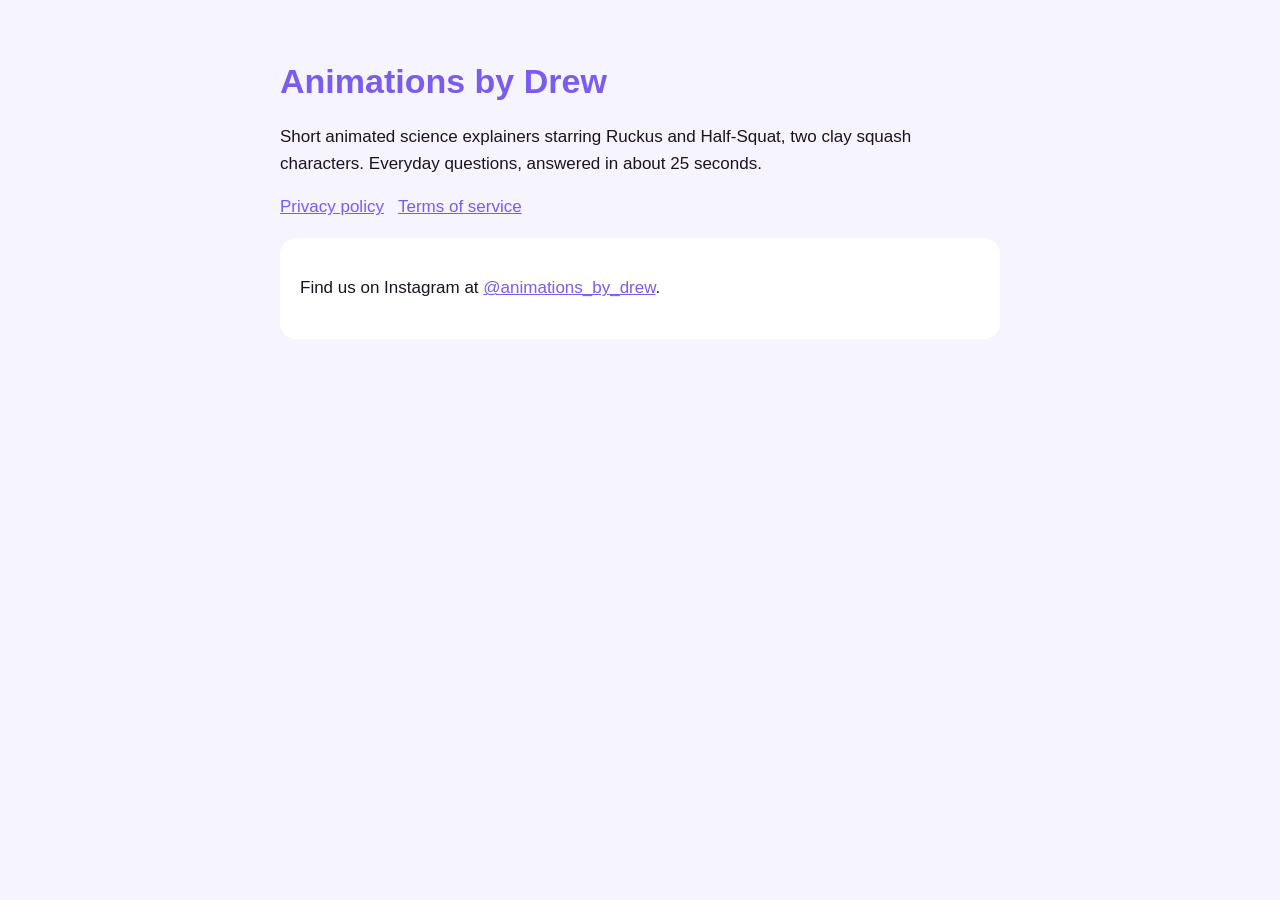
<file: index.html>
<!doctype html><html lang="en"><head><meta charset="utf-8"><meta name="viewport" content="width=device-width,initial-scale=1">
<title>Animations by Drew</title><link rel="stylesheet" href="style.css"></head><body><main>
<h1>Animations by Drew</h1>
<p>Short animated science explainers starring Ruckus and Half-Squat, two clay squash characters. Everyday questions, answered in about 25 seconds.</p>
<nav><a href="privacy.html">Privacy policy</a><a href="terms.html">Terms of service</a></nav>
<div class="card"><p>Find us on Instagram at <a href="https://www.instagram.com/animations_by_drew/">@animations_by_drew</a>.</p></div>
</main></body></html>
</file>
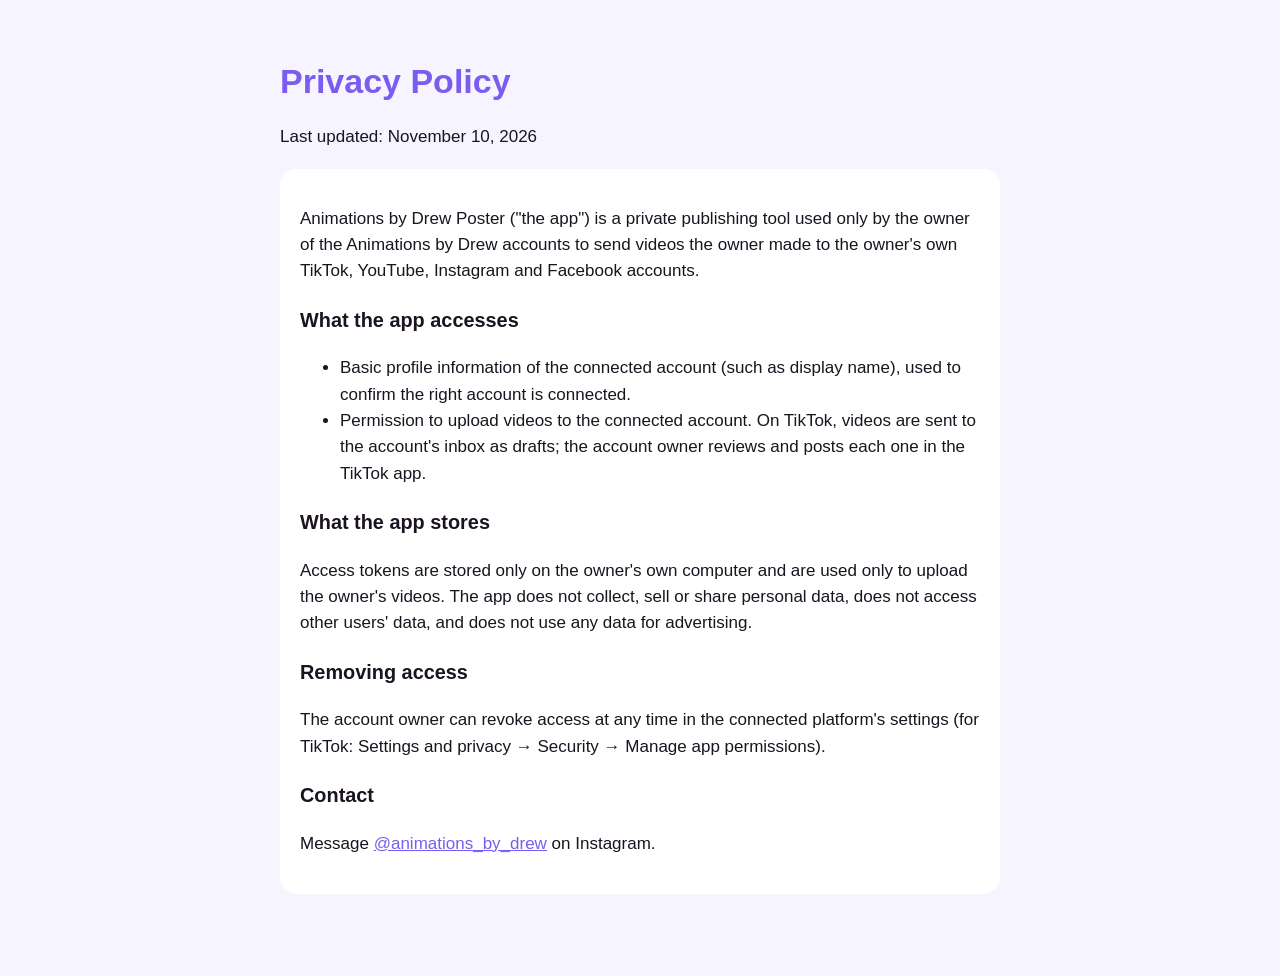
<file: privacy.html>
<!doctype html><html lang="en"><head><meta charset="utf-8"><meta name="viewport" content="width=device-width,initial-scale=1">
<title>Privacy Policy</title><link rel="stylesheet" href="style.css"></head><body><main>
<h1>Privacy Policy</h1><p>Last updated: November 10, 2026</p>
<div class="card">
<p>Animations by Drew Poster ("the app") is a private publishing tool used only by the owner of the Animations by Drew accounts to send
videos the owner made to the owner's own TikTok, YouTube, Instagram and Facebook accounts.</p>
<h3>What the app accesses</h3>
<ul><li>Basic profile information of the connected account (such as display name), used to confirm the right account is connected.</li>
<li>Permission to upload videos to the connected account. On TikTok, videos are sent to the account's inbox as drafts; the account owner reviews and posts each one in the TikTok app.</li></ul>
<h3>What the app stores</h3>
<p>Access tokens are stored only on the owner's own computer and are used only to upload the owner's videos. The app does not collect, sell or share
personal data, does not access other users' data, and does not use any data for advertising.</p>
<h3>Removing access</h3>
<p>The account owner can revoke access at any time in the connected platform's settings (for TikTok: Settings and privacy → Security → Manage app permissions).</p>
<h3>Contact</h3><p>Message <a href="https://www.instagram.com/animations_by_drew/">@animations_by_drew</a> on Instagram.</p>
</div></main></body></html>
</file>
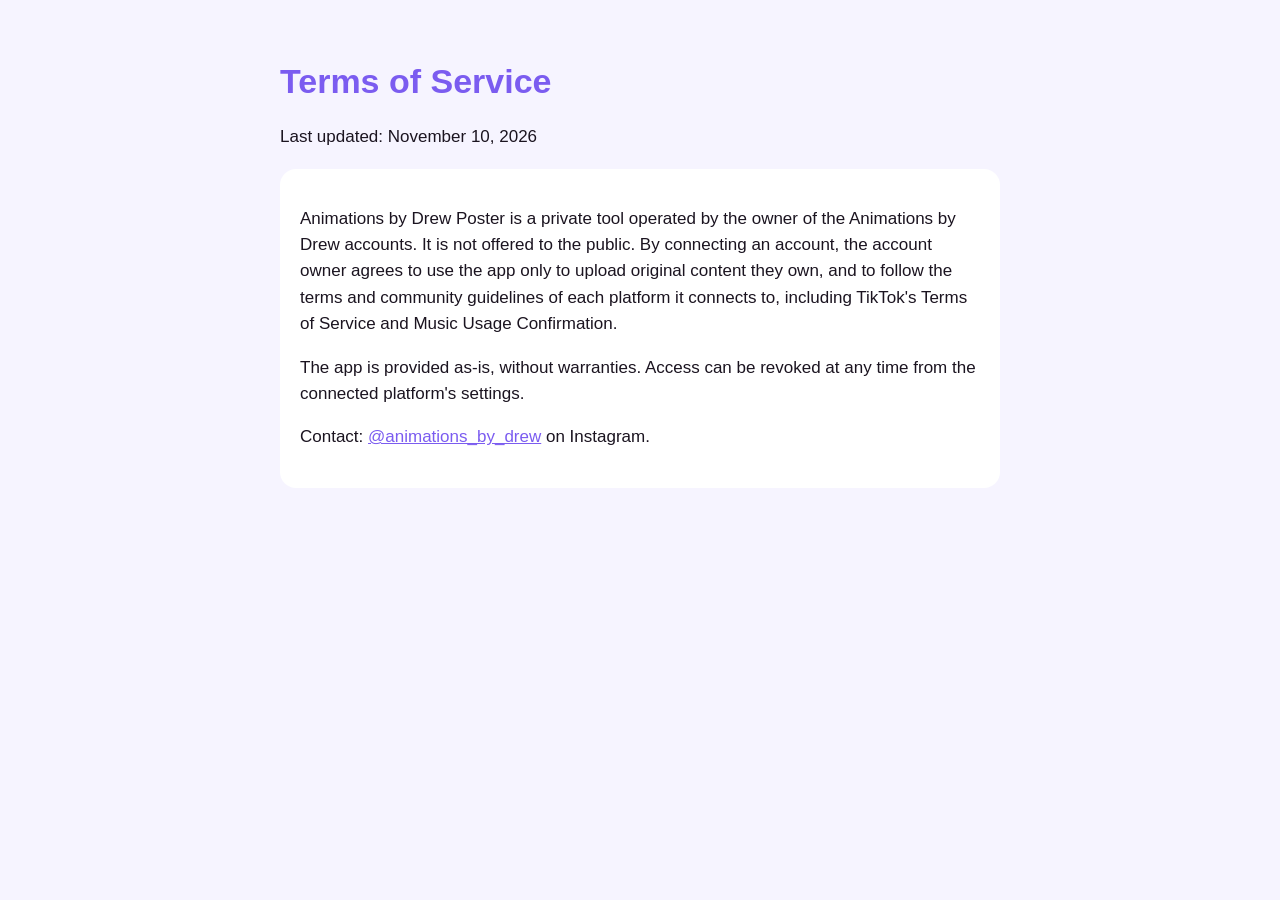
<file: terms.html>
<!doctype html><html lang="en"><head><meta charset="utf-8"><meta name="viewport" content="width=device-width,initial-scale=1">
<title>Terms of Service</title><link rel="stylesheet" href="style.css"></head><body><main>
<h1>Terms of Service</h1><p>Last updated: November 10, 2026</p>
<div class="card">
<p>Animations by Drew Poster is a private tool operated by the owner of the Animations by Drew accounts. It is not offered to the public.
By connecting an account, the account owner agrees to use the app only to upload original content they own, and to follow the terms and
community guidelines of each platform it connects to, including TikTok's Terms of Service and Music Usage Confirmation.</p>
<p>The app is provided as-is, without warranties. Access can be revoked at any time from the connected platform's settings.</p>
<p>Contact: <a href="https://www.instagram.com/animations_by_drew/">@animations_by_drew</a> on Instagram.</p>
</div></main></body></html>
</file>
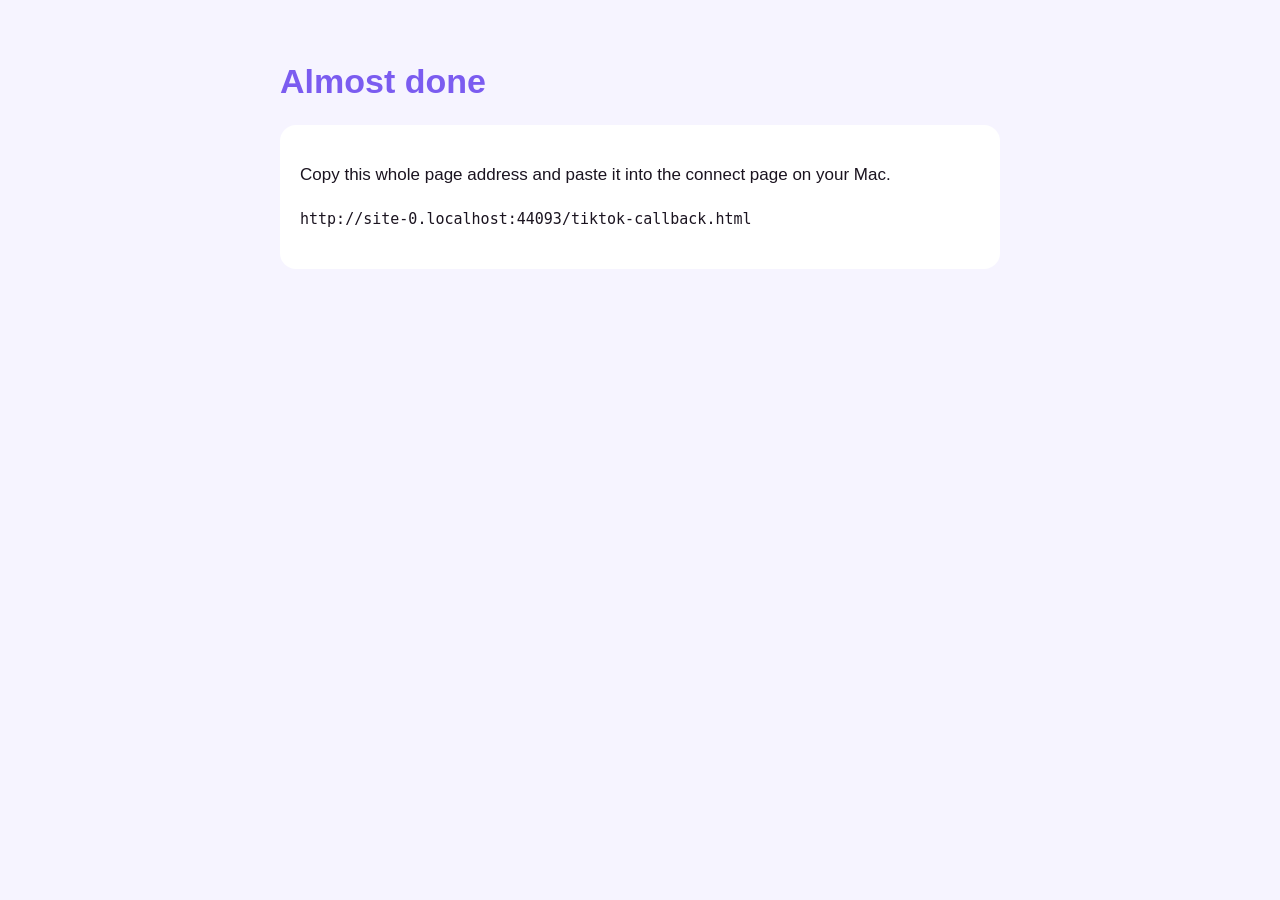
<file: tiktok-callback.html>
<!doctype html><html lang="en"><head><meta charset="utf-8"><meta name="viewport" content="width=device-width,initial-scale=1">
<title>TikTok connected</title><link rel="stylesheet" href="style.css"></head><body><main>
<h1>Almost done</h1>
<div class="card"><p id="msg">Copy this whole page address and paste it into the connect page on your Mac.</p>
<p><code id="url"></code></p></div>
<script>
  var p = new URLSearchParams(location.search);
  document.getElementById("url").textContent = location.href;
  if (p.get("error")) document.getElementById("msg").textContent = "TikTok said: " + (p.get("error_description") || p.get("error"));
</script>
</main></body></html>
</file>
<file: style.css>
:root{--bg:#f6f4ff;--ink:#1b1420;--accent:#7b5cf0;--card:#fff}
@media (prefers-color-scheme:dark){:root{--bg:#17122b;--ink:#efeaff;--card:#221a3d}}
body{margin:0;background:var(--bg);color:var(--ink);font:17px/1.55 -apple-system,BlinkMacSystemFont,"Segoe UI",sans-serif}
main{max-width:720px;margin:0 auto;padding:32px 16px 64px}
h1{color:var(--accent);margin-bottom:4px}
.card{background:var(--card);border-radius:16px;padding:20px;margin:18px 0}
a{color:var(--accent)}
code{font-size:15px;word-break:break-all}
nav a{margin-right:14px}
</file>
